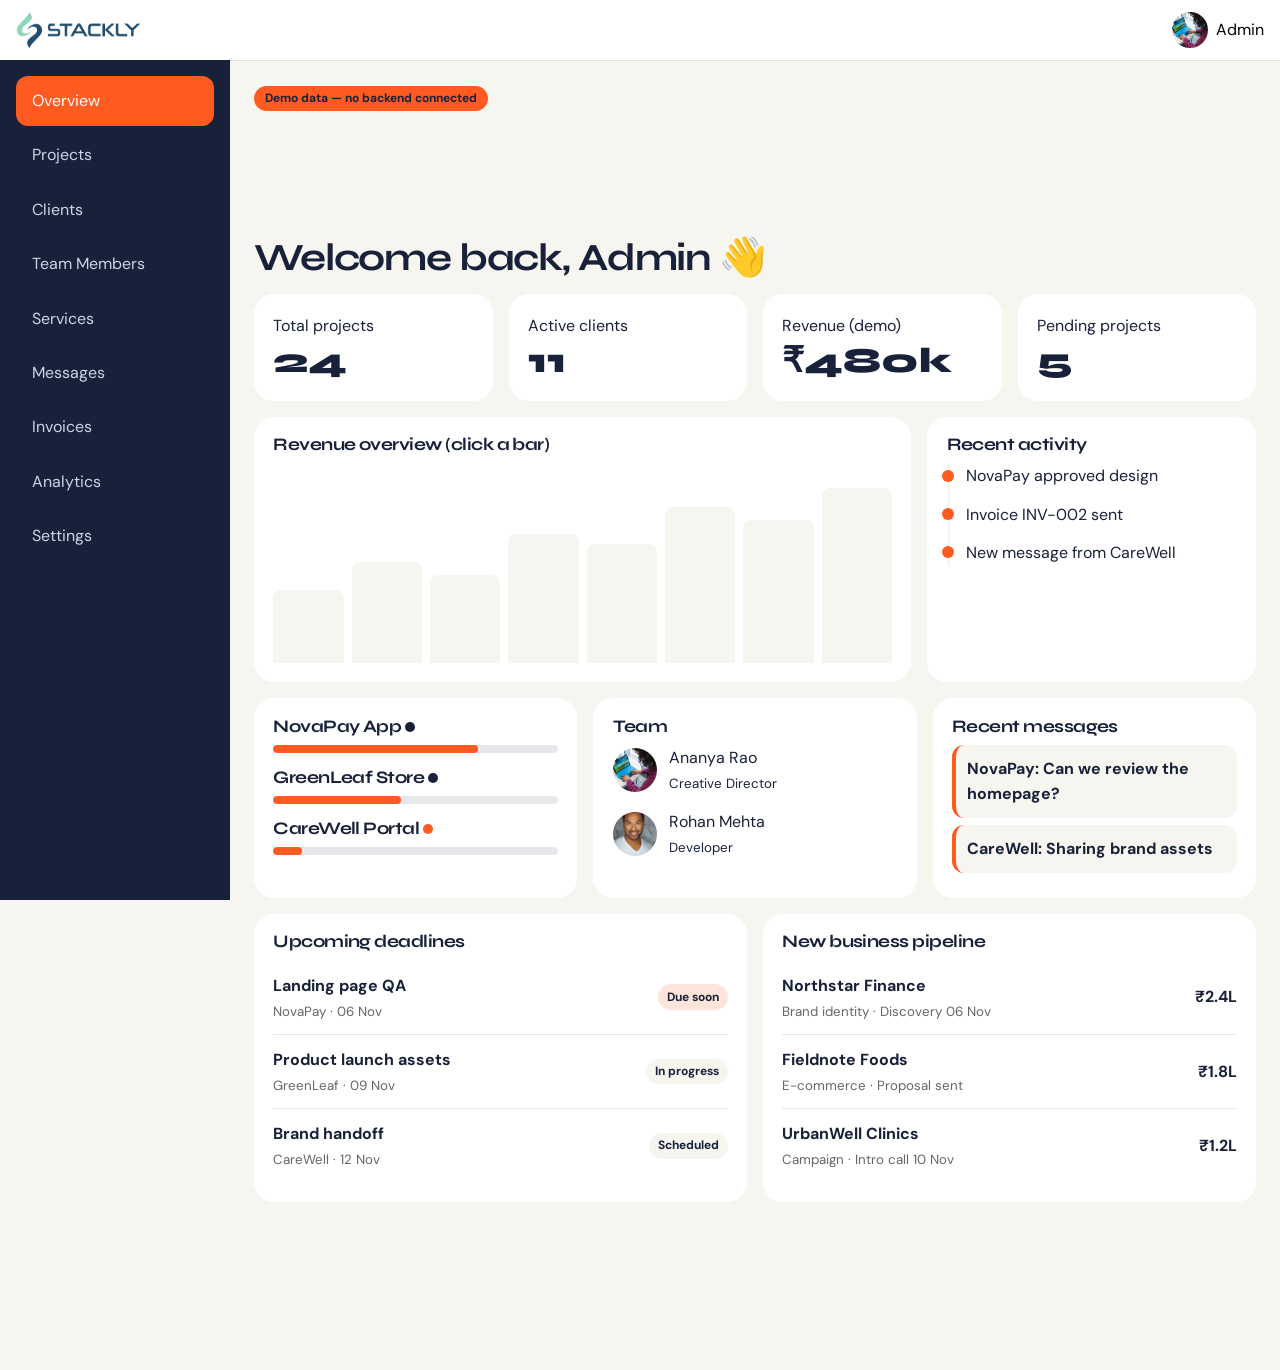
<file: admin-dashboard.html>
<!DOCTYPE html><html lang="en"><head><meta charset="utf-8"><meta name="viewport" content="width=device-width,initial-scale=1"><link href="https://fonts.googleapis.com/css2?family=DM+Sans:wght@400;500;700&family=Syne:wght@700;800&display=swap" rel="stylesheet"><link rel="stylesheet" href="css/styles.css"><link rel="stylesheet" href="css/forms.css"><link rel="stylesheet" href="css/dashboard.css"><title>Admin Dashboard — Stackly</title></head><body class="dash">
<header class="dnav"><div class="left"><button class="menu-btn" aria-label="Toggle sidebar">☰</button><a class="logo" href="index.html"><img src="assets/logo/logo.webp" alt="Stackly"></a></div><div class="prof"><button aria-haspopup="true" aria-expanded="false"><img src="assets/images/photo-1573164713714-d95e436ab8d6.webp" alt=""><span>Admin</span></button><div class="drop"><a href="404.html">My profile</a><a href="404.html">Settings</a><a href="login.html">Log out</a></div></div></header>
<nav class="side" aria-label="Admin"><button class="on" data-view="overview">Overview</button><button data-view="projects">Projects</button><button data-view="clients">Clients</button><button data-view="team">Team Members</button><button data-view="services">Services</button><button data-view="messages">Messages</button><button data-view="invoices">Invoices</button><button data-view="analytics">Analytics</button><button data-view="settings">Settings</button></nav>
<main class="dmain"><p class="demo">Demo data — no backend connected</p>
<section class="view on" id="v-overview"><h1 class="h-lg" style="font-size:2.4rem">Welcome back, Admin 👋</h1>
<div class="cards"><div class="box stat">Total projects<b data-count="24">0</b></div><div class="box stat">Active clients<b data-count="11">0</b></div><div class="box stat">Revenue (demo)<b>₹<span data-count="480">0</span>k</b></div><div class="box stat">Pending projects<b data-count="5">0</b></div></div>
<div class="row"><div class="box"><h3>Revenue overview (click a bar)</h3><div class="chart" id="chart"></div></div>
<div class="box"><h3>Recent activity</h3><div class="tl"><p>NovaPay approved design</p><p>Invoice INV-002 sent</p><p>New message from CareWell</p></div></div></div>
<div class="cards"><div class="box"><h3>NovaPay App <span class="dot s-Active"></span></h3><div class="prog"><b data-p="72"></b></div><h3>GreenLeaf Store <span class="dot s-Active"></span></h3><div class="prog"><b data-p="45"></b></div><h3>CareWell Portal <span class="dot s-Pending"></span></h3><div class="prog"><b data-p="10"></b></div></div>
<div class="box"><h3>Team</h3><div class="mini"><img src="assets/images/photo-1573164713714-d95e436ab8d6.webp" alt=""><span>Ananya Rao<br><small>Creative Director</small></span></div><div class="mini"><img src="assets/images/photo-1507003211169-0a1dd7228f2d.webp" alt=""><span>Rohan Mehta<br><small>Developer</small></span></div></div>
<div class="box"><h3>Recent messages</h3><div class="msg unread" tabindex="0">NovaPay: Can we review the homepage?</div><div class="msg unread" tabindex="0">CareWell: Sharing brand assets</div></div></div>
<div class="cards"><div class="box"><h3>Upcoming deadlines</h3><ul class="ops-list"><li><div><strong>Landing page QA</strong><small>NovaPay · 06 Nov</small></div><span class="ops-tag hot">Due soon</span></li><li><div><strong>Product launch assets</strong><small>GreenLeaf · 09 Nov</small></div><span class="ops-tag">In progress</span></li><li><div><strong>Brand handoff</strong><small>CareWell · 12 Nov</small></div><span class="ops-tag">Scheduled</span></li></ul></div>
<div class="box"><h3>New business pipeline</h3><ul class="ops-list"><li><div><strong>Northstar Finance</strong><small>Brand identity · Discovery 06 Nov</small></div><span class="ops-value">₹2.4L</span></li><li><div><strong>Fieldnote Foods</strong><small>E-commerce · Proposal sent</small></div><span class="ops-value">₹1.8L</span></li><li><div><strong>UrbanWell Clinics</strong><small>Campaign · Intro call 10 Nov</small></div><span class="ops-value">₹1.2L</span></li></ul></div></div></section>
<section class="view" id="v-projects" data-src="projects"><h2 class="h-lg" style="font-size:2rem">Projects</h2><div class="tools"><label class="sr" for="s-projects" style="position:absolute;left:-9999px">Search</label><input id="s-projects" type="search" placeholder="Search…"><select aria-label="Filter by status"><option>All</option><option>Active</option><option>Pending</option><option>Done</option><option>Paid</option><option>Overdue</option></select></div><div class="tbl"></div></section><section class="view" id="v-clients" data-src="clients"><h2 class="h-lg" style="font-size:2rem">Clients</h2><div class="tools"><label class="sr" for="s-clients" style="position:absolute;left:-9999px">Search</label><input id="s-clients" type="search" placeholder="Search…"><select aria-label="Filter by status"><option>All</option><option>Active</option><option>Pending</option><option>Done</option><option>Paid</option><option>Overdue</option></select></div><div class="tbl"></div></section><section class="view" id="v-team" data-src="team"><h2 class="h-lg" style="font-size:2rem">Team Members</h2><div class="tools"><label class="sr" for="s-team" style="position:absolute;left:-9999px">Search</label><input id="s-team" type="search" placeholder="Search…"><select aria-label="Filter by status"><option>All</option><option>Active</option><option>Pending</option><option>Done</option><option>Paid</option><option>Overdue</option></select></div><div class="tbl"></div></section><section class="view" id="v-services" data-src="services"><h2 class="h-lg" style="font-size:2rem">Services</h2><div class="tools"><label class="sr" for="s-services" style="position:absolute;left:-9999px">Search</label><input id="s-services" type="search" placeholder="Search…"><select aria-label="Filter by status"><option>All</option><option>Active</option><option>Pending</option><option>Done</option><option>Paid</option><option>Overdue</option></select></div><div class="tbl"></div></section><section class="view" id="v-messages" data-src="messages"><h2 class="h-lg" style="font-size:2rem">Messages</h2><div class="tools"><label class="sr" for="s-messages" style="position:absolute;left:-9999px">Search</label><input id="s-messages" type="search" placeholder="Search…"><select aria-label="Filter by status"><option>All</option><option>Active</option><option>Pending</option><option>Done</option><option>Paid</option><option>Overdue</option></select></div><div class="tbl"></div></section><section class="view" id="v-invoices" data-src="invoices"><h2 class="h-lg" style="font-size:2rem">Invoices</h2><div class="tools"><label class="sr" for="s-invoices" style="position:absolute;left:-9999px">Search</label><input id="s-invoices" type="search" placeholder="Search…"><select aria-label="Filter by status"><option>All</option><option>Active</option><option>Pending</option><option>Done</option><option>Paid</option><option>Overdue</option></select></div><div class="tbl"></div></section>
<section class="view" id="v-analytics"><h2 class="h-lg" style="font-size:2rem">Analytics</h2><div class="cards"><div class="box stat">Qualified leads<b data-count="18">0</b><small>This month</small></div><div class="box stat">Returning clients<b><span data-count="68">0</span>%</b><small>12-month rate</small></div><div class="box stat">Average project value<b>₹<span data-count="190">0</span>k</b><small>Closed projects</small></div></div><div class="cards"><div class="box"><h3>Site visitors</h3><div class="chart"><i style="height:30%" data-t="Mon 3k"></i><i style="height:55%" data-t="Tue 5k"></i><i style="height:45%" data-t="Wed 4k"></i><i style="height:80%" data-t="Thu 8k"></i><i style="height:65%" data-t="Fri 6k"></i></div></div><div class="box"><h3>Proposal win rate</h3><div class="prog"><b data-p="64"></b></div><p>64% of submitted proposals accepted</p></div><div class="box"><h3>Lead sources</h3><div class="chart"><i style="height:85%" data-t="Organic 48%"></i><i style="height:55%" data-t="Referral 31%"></i><i style="height:38%" data-t="Social 21%"></i><i style="height:25%" data-t="Events 14%"></i></div></div><div class="box"><h3>Service demand</h3><div class="chart"><i style="height:78%" data-t="Web 34%"></i><i style="height:62%" data-t="Brand 27%"></i><i style="height:45%" data-t="UX 19%"></i><i style="height:32%" data-t="Growth 14%"></i></div></div></div></section>
<section class="view" id="v-settings"><h2 class="h-lg" style="font-size:2rem">Settings</h2><div class="box"><div class="sw"><label for="t1">Email notifications</label><input id="t1" type="checkbox" data-demo-toggle checked></div><div class="sw"><label for="t2">Weekly report</label><input id="t2" type="checkbox" data-demo-toggle></div><p id="toast" role="status" class="demo" style="margin-top:1rem"></p></div></section>
</main><script src="https://cdnjs.cloudflare.com/ajax/libs/gsap/3.12.5/gsap.min.js"></script><script src="js/main.js"></script><script src="js/dashboard.js"></script></body></html>
</file>
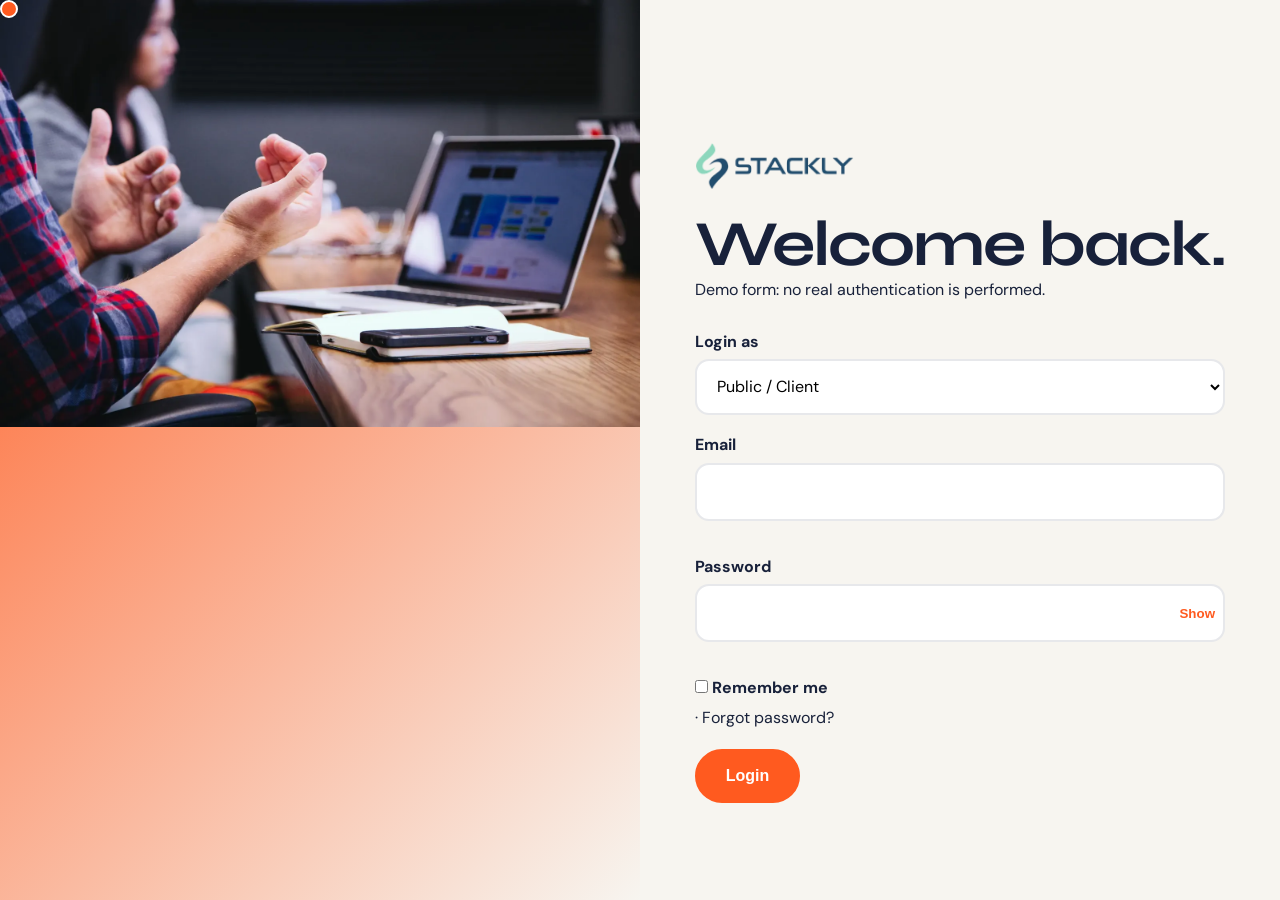
<file: login.html>
<!DOCTYPE html><html lang="en"><head><meta charset="utf-8"><meta name="viewport" content="width=device-width,initial-scale=1"><link href="https://fonts.googleapis.com/css2?family=DM+Sans:wght@400;500;700&family=Syne:wght@700;800&display=swap" rel="stylesheet"><link rel="stylesheet" href="css/styles.css"><link rel="stylesheet" href="css/forms.css"><title>Login — Stackly</title></head><body><div id="progress"></div><div id="cursor"></div>
<main class="auth"><div class="auth__art" aria-hidden="true"><img src="assets/images/photo-1517245386807-bb43f82c33c4.webp" alt=""></div><div class="auth__form">
<a class="logo" href="index.html"><img src="assets/logo/logo.webp" alt="Stackly home"></a><h1 class="h-lg">Welcome back.</h1><p>Demo form: no real authentication is performed.</p><br>
<form data-validate novalidate>
<div class="field"><label for="acct">Login as</label><select id="acct"><option value="public">Public / Client</option><option value="admin">Admin</option></select></div>
<div class="field"><label for="email">Email</label><input id="email" type="email" data-rule="email" autocomplete="email" aria-describedby="email-err"><div class="err" id="email-err" role="alert"></div></div>
<div class="field"><label for="pw">Password</label><div class="pw"><input id="pw" type="password" data-rule="password" aria-describedby="pw-err"><button type="button" data-toggle="pw">Show</button></div><div class="err" id="pw-err" role="alert"></div></div>
<div class="field"><label><input type="checkbox" style="width:auto"> Remember me</label> · <a href="404.html">Forgot password?</a></div>
<button class="btn btn--fill" type="submit">Login</button><div class="status" role="status"></div></form></div></main>
<script src="js/navigation.js"></script><script src="js/validation.js"></script></body></html>
</file>
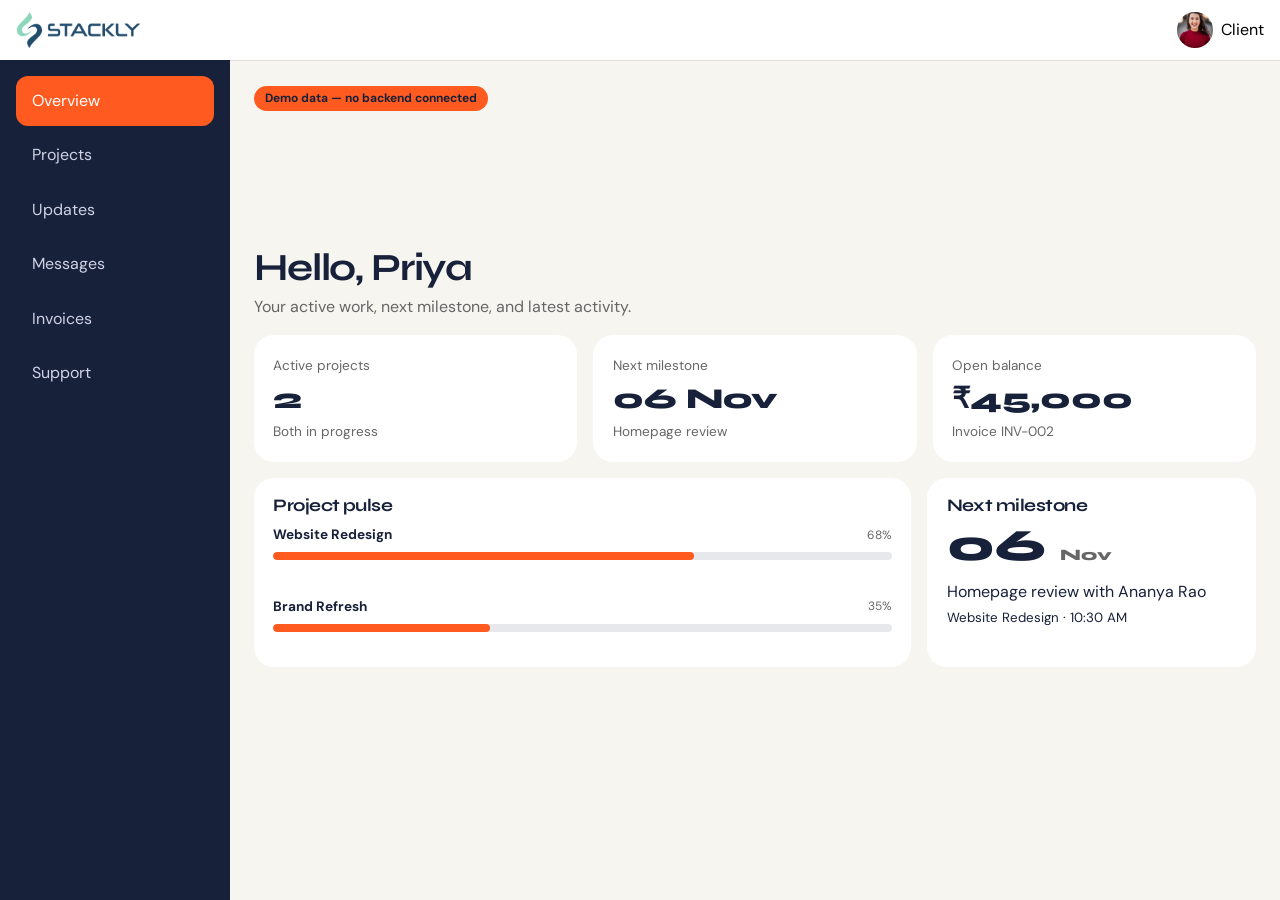
<file: public-dashboard.html>
<!DOCTYPE html><html lang="en"><head><meta charset="utf-8"><meta name="viewport" content="width=device-width,initial-scale=1"><link href="https://fonts.googleapis.com/css2?family=DM+Sans:wght@400;500;700&family=Syne:wght@700;800&display=swap" rel="stylesheet"><link rel="stylesheet" href="css/styles.css"><link rel="stylesheet" href="css/forms.css"><link rel="stylesheet" href="css/dashboard.css"><title>Client Dashboard — Stackly</title></head><body class="dash client">
<header class="dnav"><div class="left"><button class="menu-btn" aria-label="Toggle client navigation" aria-expanded="false" aria-controls="client-nav">☰</button><a class="logo" href="index.html"><img src="assets/logo/logo.webp" alt="Stackly"></a></div><div class="prof"><button aria-haspopup="true" aria-expanded="false"><img src="assets/images/photo-1494790108377-be9c29b29330.webp" alt=""><span>Client</span></button><div class="drop"><a href="404.html">My profile</a><a href="404.html">Settings</a><a href="login.html">Log out</a></div></div></header>
<nav class="side" id="client-nav" aria-label="Client"><button class="on" data-view="overview" aria-current="page">Overview</button><button data-view="projects">Projects</button><button data-view="updates">Updates</button><button data-view="messages">Messages</button><button data-view="invoices">Invoices</button><button data-view="support">Support</button></nav>
<main class="dmain"><p class="demo">Demo data — no backend connected</p>
<section class="view on" id="v-overview"><h1 class="h-lg" style="font-size:2.4rem;margin:.6rem 0">Hello, Priya</h1><p class="client-intro">Your active work, next milestone, and latest activity.</p>
<div class="cards client-stats"><div class="box client-stat"><span>Active projects</span><strong>2</strong><small>Both in progress</small></div><div class="box client-stat"><span>Next milestone</span><strong>06 Nov</strong><small>Homepage review</small></div><div class="box client-stat"><span>Open balance</span><strong>₹45,000</strong><small>Invoice INV-002</small></div></div>
<div class="row"><div class="box"><h3>Project pulse</h3><div class="client-pulse"><div><div class="record-line"><strong>Website Redesign</strong><span>68%</span></div><div class="prog"><b class="client-prog" data-p="68"></b></div></div><div><div class="record-line"><strong>Brand Refresh</strong><span>35%</span></div><div class="prog"><b data-p="35"></b></div></div></div></div><div class="box"><h3>Next milestone</h3><p class="milestone-date">06 <span>Nov</span></p><p>Homepage review with Ananya Rao</p><small>Website Redesign · 10:30 AM</small></div></div></section>
<section class="view" id="v-projects"><h2 class="h-lg">Projects</h2><p class="client-intro">Track delivery progress and preview the latest work.</p><div class="client-project-grid"><article class="box client-project"><div class="client-project-head"><div><span class="record-kicker">Web development</span><h3>Website Redesign</h3></div><span class="ops-tag hot">In progress</span></div><p>NovaPay · Target launch 28 Nov</p><div class="prog"><b class="client-prog" data-p="68"></b></div><div class="record-line"><span>Delivery progress</span><strong>68%</strong></div><img src="assets/images/photo-1561070791-2526d30994b5.webp" alt="Website redesign preview"></article><article class="box client-project"><div class="client-project-head"><div><span class="record-kicker">Brand identity</span><h3>Brand Refresh</h3></div><span class="ops-tag">In progress</span></div><p>GreenLeaf · Target launch 12 Dec</p><div class="prog"><b data-p="35"></b></div><div class="record-line"><span>Delivery progress</span><strong>35%</strong></div><img src="assets/images/photo-1559028012-481c04fa702d.webp" alt="Brand identity preview"></article></div></section>
<section class="view" id="v-updates"><h2 class="h-lg">Project updates</h2><p class="client-intro">Recent decisions and handoffs from your team.</p><div class="box"><div class="tl client-timeline"><p><strong>Homepage v2 uploaded</strong><br><small>Today · Ananya Rao</small></p><p><strong>Copy approved for key pages</strong><br><small>Yesterday · Priya</small></p><p><strong>Design review completed</strong><br><small>02 Nov · Studio team</small></p><p><strong>Project kickoff</strong><br><small>28 Oct · NovaPay and Stackly</small></p></div></div></section>
<section class="view" id="v-messages"><h2 class="h-lg">Messages</h2><p class="client-intro">Conversations with your project team.</p><div class="client-message-list"><article class="msg unread" tabindex="0"><strong>Ananya Rao</strong><small>Today · Website Redesign</small><p>New homepage mockups are ready for your review.</p></article><article class="msg" tabindex="0"><strong>Rohan Mehta</strong><small>Yesterday · Website Redesign</small><p>The staging environment is ready. We have added the latest product copy.</p></article><article class="msg" tabindex="0"><strong>Maya Chen</strong><small>02 Nov · Brand Refresh</small><p>Sharing the updated color palette and type direction.</p></article></div></section>
<section class="view" id="v-invoices"><h2 class="h-lg">Invoices</h2><p class="client-intro">Payment status for your studio work.</p><div class="client-invoice-list"><article class="box client-invoice"><div><span class="record-kicker">INV-001 · Paid 31 Oct 2026</span><h3>Website discovery</h3></div><strong>₹80,000</strong><span class="record-status status-paid"><i></i>Paid</span></article><article class="box client-invoice"><div><span class="record-kicker">INV-002 · Due 08 Nov 2026</span><h3>Brand strategy phase</h3></div><strong>₹45,000</strong><span class="record-status status-pending"><i></i>Pending</span></article></div></section>
<section class="view" id="v-support"><h2 class="h-lg">Support</h2><p class="client-intro">Reach the studio or send a project request.</p><div class="row"><div class="box"><h3>Studio contact</h3><p><a href="mailto:hr@stackly.com">hr@stackly.com</a></p><p>+91 70107 92745</p><p><small>Typical response time: one working day</small></p></div><div class="box"><h3>Request a project</h3><form data-validate novalidate><div class="field"><label for="re">Your email</label><input id="re" type="email" data-rule="email" aria-describedby="re-err"><div class="err" id="re-err" role="alert"></div></div><div class="field"><label for="rm">Project details</label><textarea id="rm" rows="4" data-rule="required" aria-describedby="rm-err"></textarea><div class="err" id="rm-err" role="alert"></div></div><button class="btn btn--fill" type="submit">Send request</button><div class="status" role="status"></div></form></div></div></section>
</main><script src="https://cdnjs.cloudflare.com/ajax/libs/gsap/3.12.5/gsap.min.js"></script><script src="js/main.js"></script><script src="js/validation.js"></script><script src="js/dashboard.js"></script></body></html>
</file>
<file: css/styles.css>
/* ===== Stackly Agency — base styles ===== */
:root{
  --cream:#F7F5F0; --orange:#FF5A1F; --navy:#18213A; --lav:#F7F5F0;
  --grey:rgba(24,33,58,.1); --white:#FFFFFF; --lime:#FF5A1F;
  --display:'Syne','Arial Black',sans-serif; --body:'DM Sans',system-ui,sans-serif;
  --r:28px; --nav-h:72px;
}
*,*::before,*::after{box-sizing:border-box;margin:0;padding:0}
html{scroll-behavior:auto}
body{font-family:var(--body);background:var(--cream);color:var(--navy);overflow-x:hidden;line-height:1.6}
img{max-width:100%;display:block}
a{color:inherit;text-decoration:none}
h1,h2,h3{font-family:var(--display);line-height:1;letter-spacing:-.03em}
.wrap{width:min(1240px,92%);margin:auto}
section{position:relative;padding:clamp(70px,10vw,140px) 0;overflow:hidden}
.eyebrow{font-size:.8rem;letter-spacing:.2em;text-transform:uppercase;color:var(--orange);font-weight:700}
.h-xl{font-size:clamp(2.6rem,8vw,7rem)}
.h-lg{font-size:clamp(2rem,5vw,4rem)}

/* Buttons */
.btn{display:inline-flex;align-items:center;gap:.6rem;padding:1rem 1.8rem;border-radius:99px;font-weight:700;border:2px solid var(--navy);cursor:pointer;background:transparent;color:var(--navy);font-size:1rem;transition:background .3s,color .3s}
.btn--fill{background:var(--orange);border-color:var(--orange);color:#fff}
.btn:hover{background:var(--navy);color:#fff;border-color:var(--navy)}
.btn:focus-visible,a:focus-visible,input:focus-visible,select:focus-visible,textarea:focus-visible{outline:3px solid var(--orange);outline-offset:3px}

/* Navbar */
.nav{position:fixed;inset:0 0 auto 0;height:var(--nav-h);z-index:50;display:flex;align-items:center;transition:background .3s,box-shadow .3s}
.nav.scrolled{background:rgba(247,245,240,.92);backdrop-filter:blur(10px);box-shadow:0 2px 20px rgba(24,33,58,.08)}
.nav .wrap{display:flex;align-items:center;justify-content:space-between;gap:1rem}
.logo img{height:calc(var(--nav-h) - 26px);width:auto;max-width:170px;object-fit:contain}
.nav ul{display:flex;gap:1.4rem;list-style:none;align-items:center}
.nav ul a{position:relative;font-weight:500;font-size:.95rem}
.nav ul a::after{content:"";position:absolute;left:0;bottom:-4px;height:2px;width:100%;background:var(--orange);transform:scaleX(0);transform-origin:right;transition:transform .35s}
.nav ul a:hover::after,.nav ul a[aria-current]::after{transform:scaleX(1);transform-origin:left}
.burger{display:none;background:none;border:0;width:44px;height:44px;cursor:pointer}
.burger span{display:block;height:2px;background:var(--navy);margin:7px 10px;transition:transform .3s}
.burger[aria-expanded=true] span:first-child{transform:translateY(4.5px) rotate(45deg)}
.burger[aria-expanded=true] span:last-child{transform:translateY(-4.5px) rotate(-45deg)}
@media(max-width:960px){
  .burger{display:block}
  
}

/* Progress bar + cursor */
#progress{position:fixed;top:0;left:0;height:4px;width:100%;background:var(--orange);transform:scaleX(0);transform-origin:left;z-index:200}
#cursor{position:fixed;top:0;left:0;width:18px;height:18px;border-radius:50%;background:var(--orange);mix-blend-mode:multiply;pointer-events:none;z-index:300;display:none}
@media(hover:hover) and (pointer:fine){#cursor{display:block}}

/* Bento loader (index only) */
#loader{position:fixed;inset:0;z-index:999;background:var(--cream);display:grid;place-items:center}
.bento{display:grid;grid-template-columns:repeat(4,70px);grid-auto-rows:70px;gap:10px}
.bento i{border-radius:20px;display:block}
.bento i:nth-child(1){grid-column:span 2;grid-row:span 2;background:var(--orange)}
.bento i:nth-child(2){background:var(--cream)} .bento i:nth-child(3){background:var(--navy);grid-row:span 2}
.bento i:nth-child(4){background:var(--orange)} .bento i:nth-child(5){grid-column:span 2;background:var(--cream)}
.bento i:nth-child(6){background:var(--orange)} .bento i:nth-child(7){background:var(--navy)}
#loader p{text-align:center;margin-top:1.5rem;font-family:var(--display);font-size:1.4rem}
#loader img{height:50px;margin:0 auto 1rem}

/* Hero */
.hero{min-height:100vh;display:flex;align-items:center;padding-top:calc(var(--nav-h) + 40px);background:linear-gradient(135deg,var(--cream),var(--cream))}
.hero .bgtype{position:absolute;bottom:-4vw;left:-2vw;font:800 22vw/1 var(--display);color:rgba(24,33,58,.05);white-space:nowrap;pointer-events:none}
.hero h1 .w{display:inline-block;overflow:hidden;vertical-align:top}
.hero h1 .w span{display:inline-block}
.hero .cta{display:flex;gap:1rem;flex-wrap:wrap;margin-top:2rem}
.orb{position:absolute;border-radius:50%;pointer-events:none}
.orb--a{width:320px;height:320px;right:5%;top:15%;background:radial-gradient(circle at 30% 30%,#FF5A1F,var(--orange))}
.orb--b{width:140px;height:140px;right:28%;bottom:12%;background:var(--orange)}
.float-card{position:absolute;right:6%;bottom:14%;width:240px;padding:1rem;border-radius:20px;background:#fff;box-shadow:0 20px 50px rgba(24,33,58,.18)}
.float-card .thumb{height:110px;border-radius:12px;background:linear-gradient(135deg,var(--navy),var(--orange));margin-bottom:.6rem}

/* Marquee */
.marquee{background:var(--navy);color:var(--cream);padding:1.6rem 0}
.marquee__track{display:flex;gap:4rem;width:max-content;animation:scroll 28s linear infinite;font:700 clamp(1.4rem,3vw,2.2rem) var(--display)}
.marquee:hover .marquee__track{animation-play-state:paused;color:var(--orange)}
@keyframes scroll{to{transform:translateX(-50%)}}

/* Service cards */
.grid{display:grid;gap:1.2rem;grid-template-columns:repeat(auto-fit,minmax(250px,1fr));margin-top:3rem}
.card{position:relative;border-radius:var(--r);overflow:hidden;min-height:300px;padding:1.6rem;color:#fff;background:var(--navy);display:flex;align-items:flex-end;isolation:isolate}
.card img,.card .ph{position:absolute;inset:0;width:100%;height:100%;object-fit:cover;z-index:-1;transition:transform .8s}
.card:hover .ph{transform:scale(1.1)}
.card::after{content:"";position:absolute;inset:0;background:linear-gradient(transparent 40%,rgba(24,33,58,.85));z-index:-1}
.card p{max-height:0;opacity:0;overflow:hidden;transition:.4s}
.card:hover p,.card:focus-within p{max-height:120px;opacity:1}
.card h3{font-size:1.6rem;margin-bottom:.4rem}

/* Process, horizontal, footer */
.process{background:var(--navy);color:#fff;min-height:100vh;display:grid;place-items:center;text-align:center}
.process .step{position:absolute;inset:0;display:grid;place-content:center;opacity:0}
.process .step:first-child{opacity:1}
.process .bar{position:absolute;bottom:40px;left:8%;right:8%;height:4px;background:rgba(255,255,255,.2)}
.process .bar b{display:block;height:100%;background:var(--orange);transform:scaleX(0);transform-origin:left}
.hscroll{padding:0;background:var(--orange)}
.hscroll__track{display:flex;width:max-content}
.panel{width:100vw;height:100vh;display:grid;place-content:center;padding:0 8vw}
.hscroll .panel:nth-child(2){background:var(--cream)} .hscroll .panel:nth-child(3){background:var(--orange);color:#fff}
@media(max-width:800px){.hscroll{overflow-x:auto}.panel{width:85vw;height:70vh}}
.cta-final{background:var(--orange);color:#fff;text-align:center}
.footer{background:var(--cream);padding:80px 0 30px;border-top:1px solid var(--grey)}
.footer .big{font:800 clamp(3rem,12vw,10rem)/1 var(--display);color:var(--navy)}
.footer .cols{display:grid;grid-template-columns:repeat(auto-fit,minmax(160px,1fr));gap:2rem;margin:3rem 0}
.footer .logo img{height:64px;max-width:240px}
.reveal-img{clip-path:inset(0 100% 0 0)}
@media(prefers-reduced-motion:reduce){.marquee__track{animation:none}}

/* ===== Footer redesign (replaces the compressed version) ===== */
.footer{padding:0 0 28px;background:var(--cream);border-top:0;overflow:hidden}
.foot-strip{background:var(--orange);color:#fff;padding:1.1rem 0;margin-bottom:clamp(50px,8vw,100px);transform:rotate(-1.2deg);width:104%;margin-left:-2%}
.foot-strip .marquee__track{animation-duration:34s;font-size:clamp(1.2rem,2.6vw,2rem)}
.foot-strip:hover .marquee__track{animation-play-state:paused}
.foot-top{display:flex;justify-content:space-between;align-items:flex-end;gap:2rem;flex-wrap:wrap;padding-bottom:clamp(30px,5vw,60px);border-bottom:2px solid var(--navy)}
.footer .big{font:800 clamp(2.6rem,8vw,7rem)/.95 var(--display);color:var(--navy)}
.foot-cta{color:var(--orange);transition:letter-spacing .4s,color .3s}.foot-cta:hover{letter-spacing:.04em;color:var(--navy)}
.footer .big-logo img{height:clamp(64px,9vw,110px);width:auto;max-width:min(320px,70vw);object-fit:contain}
.footer .cols{display:grid;grid-template-columns:1.4fr 1fr 1fr 1fr;gap:2rem;margin:clamp(30px,5vw,60px) 0}
.footer .cols h4{font:700 .8rem var(--body);letter-spacing:.2em;text-transform:uppercase;color:var(--orange);margin-bottom:1rem}
.footer ul{list-style:none}.footer li{margin-bottom:.55rem}
.fl-link{position:relative;display:inline-block;padding-bottom:2px;background:linear-gradient(var(--orange),var(--orange)) 0 100%/0 2px no-repeat;transition:background-size .35s,color .3s}
.fl-link:hover{background-size:100% 2px;color:var(--orange)}
.social{display:flex;gap:.7rem;flex-wrap:wrap}
.social a{width:46px;height:46px;border-radius:50%;border:2px solid var(--navy);display:grid;place-items:center;transition:background .3s,color .3s,transform .3s}
.social a:hover{background:var(--orange);border-color:var(--orange);color:#fff;transform:translateY(-4px) rotate(-8deg)}
.foot-bottom{display:flex;justify-content:space-between;gap:1rem;flex-wrap:wrap;font-size:.9rem;padding-top:1.2rem;border-top:1px solid var(--grey)}
@media(max-width:900px){.footer .cols{grid-template-columns:1fr 1fr}}
@media(max-width:520px){.footer .cols{grid-template-columns:1fr}.foot-top{align-items:flex-start}}

/* ===== Centered navbar + 3-colour palette (orange / navy / cream) ===== */
.nav .wrap{display:grid;grid-template-columns:1fr auto 1fr;align-items:center}
.menu{display:contents}
.authlinks{justify-self:end;display:flex;align-items:center;gap:1.4rem}
.authlinks a:not(.btn){position:relative;font-weight:500;font-size:.95rem}
.authlinks a:not(.btn)::after{content:"";position:absolute;left:0;bottom:-4px;height:2px;width:100%;background:var(--orange);transform:scaleX(0);transform-origin:right;transition:transform .35s}
.authlinks a:not(.btn):hover::after{transform:scaleX(1);transform-origin:left}
@media(max-width:960px){
  .nav .wrap{display:flex;justify-content:space-between}
  .menu{position:absolute;top:100%;left:0;right:0;height:calc(100vh - var(--nav-h));height:calc(100dvh - var(--nav-h));background:var(--cream);display:flex;flex-direction:column;align-items:center;justify-content:center;gap:2rem;font-size:1.5rem;transform:translateX(100%);transition:transform .45s}
  .menu.open{transform:none}
  .nav ul{flex-direction:column;align-items:center;gap:1.1rem}
  .authlinks{flex-direction:column;justify-self:center}
}
.hero{background:var(--cream)}.orb--b{background:var(--navy)}
.process .bar b{background:var(--cream)}
.process .step{place-content:initial;grid-template-columns:1.1fr .9fr;gap:4vw;align-items:center;padding:calc(var(--nav-h) + 20px) 8vw 80px;text-align:left}
.process .step p{margin-top:1rem;font-size:1.2rem;opacity:.85}
.process .pic{height:min(58vh,480px);transform:rotate(2deg);box-shadow:0 30px 60px rgba(0,0,0,.35);border:6px solid #fff}
@media(max-width:800px){.process .step{grid-template-columns:1fr;gap:1.2rem;padding-bottom:60px}.process .pic{height:26vh}.process .h-xl{font-size:clamp(2.2rem,10vw,3.4rem)}}
/* horizontal panels with full-bleed photos */
.hscroll{background:var(--navy)}
.hscroll .panel,.hscroll .panel:nth-child(n){background:var(--navy);color:#fff;position:relative;isolation:isolate;display:flex;flex-direction:column;justify-content:flex-end;padding:0 8vw 12vh}
.panel::before{content:"";position:absolute;inset:0;background:var(--img) center/cover;z-index:-2}
.panel::after{content:"";position:absolute;inset:0;background:linear-gradient(90deg,rgba(24,33,58,.88),rgba(24,33,58,.2));z-index:-1}
.panel .num{font-weight:700;letter-spacing:.2em;color:var(--orange);margin-bottom:1rem}
.panel p{max-width:36ch;margin-top:1rem;font-size:1.2rem}
/* testimonials */
.tsec{background:var(--navy);color:#fff}
.tcard{background:var(--cream);color:var(--navy);border-radius:var(--r);padding:1.6rem;transition:transform .4s,box-shadow .4s}
.tcard:nth-child(2){margin-top:28px}.tcard:hover{transform:translateY(-8px) rotate(-1deg);box-shadow:0 25px 50px rgba(0,0,0,.3)}
.tcard img{width:72px;height:72px;border-radius:50%;object-fit:cover;border:3px solid var(--orange);margin-bottom:1rem}
.tcard blockquote{font:700 1.3rem/1.3 var(--display);margin-bottom:1rem}
.tcard summary{cursor:pointer;color:var(--orange);font-weight:700;margin-top:1rem}.tcard details p{margin-top:.5rem}
@media(hover:none){.card p{max-height:120px;opacity:1}}
.tag{border:1.5px solid var(--navy)}
.mv div:first-child{background:var(--navy);color:#fff}
.chart i{background:rgba(24,33,58,.15)}
/* keep orange-on-orange elements readable */
[data-page=about] .blob.b2,[data-page=blog] .blob.b2,[data-page=contact] .blob.b2{background:var(--navy)}
[data-page=contact] .bigmail{border-color:#fff}

/* ===== Cursor fix: visible on light AND dark backgrounds ===== */
#cursor{mix-blend-mode:normal;background:var(--orange);border:2px solid #fff;box-shadow:0 0 0 1px rgba(24,33,58,.3)}
/* ===== Services: readable navbar over the dark hero ===== */
@media(min-width:961px){[data-page=services] .nav:not(.scrolled) .menu a:not(.btn){color:#fff}}
[data-page=services] .nav:not(.scrolled) .logo{background:#fff;padding:4px 14px;border-radius:14px}
[data-page=services] .nav:not(.scrolled) .burger span{background:#fff}
[data-page=services] .spin{bottom:calc(7% + 76px)}
@media(min-width:961px){
  [data-page=blog] .nav:not(.scrolled) .menu a[aria-current]:not(.btn),
  [data-page=contact] .nav:not(.scrolled) .menu a[aria-current]:not(.btn){color:var(--navy)}
  [data-page=blog] .nav:not(.scrolled) .menu a[aria-current]:not(.btn)::after,
  [data-page=contact] .nav:not(.scrolled) .menu a[aria-current]:not(.btn)::after{background:var(--navy)}
}
/* ===== Loader: writer scene (+ failsafe so it can never stay on screen) ===== */
#loader{animation:lfail 0s 8s forwards}@keyframes lfail{to{visibility:hidden;opacity:0}}
.lscene{text-align:center;width:min(660px,94vw)}.lscene svg{width:100%;height:auto;display:block;overflow:visible}
#loader .lg{height:46px;width:auto;margin:0 auto 1rem;transform:translateX(-32px)}

/* ===== Mobile + navigation fixes ===== */
.marquee{overflow:hidden}                       /* was making the whole page wider than the phone screen */
.hero .wrap{position:relative;z-index:2}         /* headline always above the orbs */
.hero,.process{min-height:100vh;min-height:100svh}
@media(min-width:801px){.panel{height:100vh;height:100svh}}
/* current page highlight */
.menu a[aria-current]:not(.btn){color:var(--orange);font-weight:700}
.authlinks a[aria-current]:not(.btn)::after{transform:scaleX(1);transform-origin:left}
.menu a.btn[aria-current]{background:var(--navy);border-color:var(--navy);color:#fff}
[data-page=services] .nav:not(.scrolled) .menu a[aria-current]:not(.btn){color:var(--orange)}
body.menu-open{overflow:hidden}
@media(max-width:960px){
  .menu{visibility:hidden;overflow-y:auto;transition:transform .45s,visibility 0s .45s}   /* closed menu can't be tabbed into */
  .menu.open{visibility:visible;transition:transform .45s,visibility 0s}
  .menu a[aria-current]:not(.btn){font-size:1.7rem}
}
@media(max-width:800px){
  .hero{flex-direction:column;align-items:stretch;justify-content:center;gap:1.8rem;padding-bottom:50px}
  .orb--a{width:170px;height:170px;right:-50px;top:11%}
  .orb--b{width:64px;height:64px;right:14%;bottom:30%}
  .float-card{position:relative;right:auto;bottom:auto;width:min(240px,72%);margin-left:4%}
  [data-page=about] .sticky-pic{position:relative;top:0;height:300px}
  .tcard:nth-child(2){margin-top:0}
  .filters input{margin-left:0;width:100%;min-width:0}
  .hscroll{scroll-snap-type:x mandatory;-webkit-overflow-scrolling:touch}.panel{scroll-snap-align:start}
  .panel .h-xl{font-size:clamp(2.2rem,11vw,3.4rem)}
}
</file>
<file: css/forms.css>
/* Forms + auth pages */
.auth{min-height:100vh;display:grid;grid-template-columns:1fr 1fr}
.auth__art{background:linear-gradient(135deg,var(--orange),var(--cream))}
.auth__form{display:grid;place-content:center;padding:calc(var(--nav-h) + 30px) 8% 40px}
.auth__form .logo{justify-self:start;margin-bottom:1.5rem}
.field{margin-bottom:1.1rem}
.field label{display:block;font-weight:700;margin-bottom:.3rem}
.field input,.field select,.field textarea{width:100%;padding:.9rem 1rem;border:2px solid var(--grey);border-radius:14px;font:inherit;background:#fff}
.field input[aria-invalid=true]{border-color:#d62828}
.err{color:#d62828;font-size:.85rem;min-height:1.1em}
.pw{position:relative}.pw button{position:absolute;right:10px;top:50%;transform:translateY(-50%);background:none;border:0;cursor:pointer;font-weight:700;color:var(--orange)}
.status{margin-top:1rem;font-weight:700}
@media(max-width:800px){.auth{grid-template-columns:1fr}.auth__art{display:none}}
/* 404 */
.nf{min-height:100vh;display:grid;place-content:center;text-align:center;background:linear-gradient(135deg,var(--cream),var(--orange));overflow:hidden}
.nf h1{font-size:clamp(7rem,28vw,22rem);color:#fff}
.nf .btns{display:flex;gap:1rem;justify-content:center;margin-top:1.5rem}
.nf h1{color:var(--navy)}
</file>
<file: css/dashboard.css>
/* ===== Dashboards (admin + client) — light, compact ===== */
body.dash{background:#F7F5F0;--nav-h:60px}
.dnav{position:fixed;inset:0 0 auto 0;height:60px;background:#fff;box-shadow:0 1px 0 var(--grey);z-index:60;display:flex;align-items:center;justify-content:space-between;padding:0 1rem}
.dnav .logo img{height:36px;max-width:150px;object-fit:contain}
.dnav .left{display:flex;align-items:center;gap:.6rem}
.menu-btn{display:none;background:none;border:0;font-size:1.5rem;cursor:pointer;min-width:44px;min-height:44px}
.prof{position:relative}.prof>button{display:flex;align-items:center;gap:.5rem;background:none;border:0;cursor:pointer;font:inherit;min-height:44px}
.prof img{width:36px;height:36px;border-radius:50%;object-fit:cover}
.drop{position:absolute;right:0;top:110%;background:#fff;border-radius:14px;box-shadow:0 10px 30px rgba(24,33,58,.15);min-width:180px;padding:.4rem;display:none}
.drop.open{display:block}.drop a{display:block;padding:.6rem .8rem;border-radius:10px}.drop a:hover{background:var(--cream)}
.side{position:fixed;top:60px;bottom:0;left:0;width:230px;background:var(--navy);padding:1rem;overflow:auto;z-index:50;transition:transform .35s}
.side button{display:block;width:100%;text-align:left;padding:.75rem 1rem;margin-bottom:.3rem;border:0;border-radius:12px;background:none;color:#cfd3e6;font:inherit;cursor:pointer}
.side button:hover{background:rgba(255,255,255,.08)}.side button.on{background:var(--orange);color:#fff}
.dmain{margin:60px 0 0 230px;padding:1.5rem;min-height:calc(100vh - 60px)}
.dash.client .dmain{max-width:none}
@media(max-width:900px){.menu-btn{display:block}.side{transform:translateX(-100%)}.side.open{transform:none}.dmain{margin-left:0}}
.view{display:none}.view.on{display:block}
.demo{display:inline-block;background:var(--orange);padding:.2rem .7rem;border-radius:99px;font-size:.75rem;font-weight:700}
.cards{display:grid;grid-template-columns:repeat(auto-fit,minmax(200px,1fr));gap:1rem;margin:1rem 0}
.box{background:#fff;border-radius:20px;padding:1.2rem}.box h3{font-size:1.1rem;margin-bottom:.6rem}
.stat b{font:800 2.2rem var(--display);display:block}
.row{display:grid;grid-template-columns:2fr 1fr;gap:1rem}@media(max-width:900px){.row{grid-template-columns:1fr}}
.chart{display:flex;align-items:flex-end;gap:.5rem;height:200px;padding-top:1rem}
.chart i{flex:1;background:var(--cream);border-radius:8px 8px 0 0;position:relative;cursor:pointer;transition:background .2s;min-height:4px}
.chart i:hover,.chart i.hot{background:var(--orange)}.chart i:hover::after{content:attr(data-t);position:absolute;top:-28px;left:50%;transform:translateX(-50%);background:var(--navy);color:#fff;padding:2px 8px;border-radius:8px;font-size:.75rem;font-style:normal;white-space:nowrap}
.prog{height:8px;background:var(--grey);border-radius:9px;overflow:hidden;margin:.4rem 0 1rem}.prog b{display:block;height:100%;width:0;background:var(--orange);border-radius:9px}
.dot{display:inline-block;width:10px;height:10px;border-radius:50%;margin-right:.4rem}
.s-Active{background:#18213A}.s-Pending{background:var(--orange)}.s-Done,.s-Paid{background:rgba(24,33,58,.45)}.s-Overdue{background:var(--orange);box-shadow:0 0 0 3px rgba(255,90,31,.3)}
.tools{display:flex;gap:.6rem;flex-wrap:wrap;margin:.8rem 0}.tools input,.tools select{padding:.6rem 1rem;border:2px solid var(--grey);border-radius:99px;font:inherit}
.records{display:grid;gap:.9rem;min-width:0}
.projects-records,.clients-records,.team-records,.services-records{grid-template-columns:repeat(auto-fit,minmax(min(100%,260px),1fr))}
.messages-records{grid-template-columns:1fr}
.invoices-records{grid-template-columns:repeat(auto-fit,minmax(min(100%,300px),1fr))}
.record-card{min-width:0;background:#fff;border-radius:12px;padding:1rem}
.record-card h3{font-size:1rem;line-height:1.35;margin:0}
.record-card p{margin:.25rem 0 0;color:#666}
.record-top,.record-line{display:flex;align-items:center;justify-content:space-between;gap:.75rem}
.record-kicker,.record-line>span,.client-details span,.team-detail>span{font-size:.75rem;color:#666}
.record-status{display:inline-flex;align-items:center;gap:.4rem;flex:none;font-size:.75rem;font-weight:700;white-space:nowrap}
.record-status i{width:9px;height:9px;border-radius:50%;background:#18213A}
.status-pending i,.status-overdue i{background:var(--orange)}
.status-done i,.status-paid i{background:rgba(24,33,58,.4)}
.record-line{margin-top:.9rem;font-size:.85rem}
.record-progress{height:7px;background:var(--grey);border-radius:8px;overflow:hidden;margin-top:.85rem}
.record-progress i{display:block;height:100%;background:var(--orange);border-radius:inherit}
.client-mark,.team-mark,.service-mark{display:grid;place-items:center;flex:none;width:42px;height:42px;border-radius:50%;background:var(--cream);font-weight:700;color:var(--navy)}
.client-record h3{margin-top:.8rem}.client-details{display:flex;justify-content:space-between;gap:.75rem;border-top:1px solid var(--grey);margin-top:.9rem;padding-top:.75rem}
.client-details div{min-width:0}.client-details strong,.team-detail strong{display:block;font-size:.85rem;overflow-wrap:anywhere}
.team-heading{display:flex;align-items:center;gap:.7rem}.team-heading>div{min-width:0;flex:1}.team-heading p,.service-heading p{font-size:.8rem}.team-detail{border-top:1px solid var(--grey);margin-top:.8rem;padding-top:.65rem}
.service-heading{display:flex;align-items:center;gap:.7rem}.service-mark{border-radius:10px;background:var(--orange);color:#fff}.service-demand{margin-top:.9rem}
.service-demand .record-line{margin:0}.service-record>.record-line{flex-wrap:wrap}
.message-record{display:grid;grid-template-columns:auto minmax(0,1fr) auto;align-items:center;gap:.9rem}
.message-copy{min-width:0}.message-copy .record-top>span{font-size:.75rem;color:#666;white-space:nowrap}.message-copy p{overflow-wrap:anywhere}
.invoice-total{font:800 1.6rem var(--display);margin-top:.8rem;color:var(--navy)}
.record-empty{grid-column:1/-1;background:#fff;border-radius:12px;padding:1.2rem;color:#666}
.view-intro{margin:-.25rem 0 .8rem;color:#666;max-width:65ch}
.mini{display:flex;gap:.8rem;align-items:center;margin-bottom:.8rem}.mini img{width:44px;height:44px;border-radius:50%;object-fit:cover}
.ops-list{list-style:none;padding:0;margin:0}
.ops-list li{display:flex;justify-content:space-between;align-items:center;gap:1rem;padding:.75rem 0;border-bottom:1px solid var(--grey)}
.ops-list li:last-child{border-bottom:0}
.ops-list small{display:block;color:#666;margin-top:.15rem}
.ops-tag{white-space:nowrap;font-size:.75rem;font-weight:700;padding:.2rem .55rem;border-radius:99px;background:var(--cream)}
.ops-tag.hot{background:rgba(255,90,31,.16)}
.ops-value{font-weight:700;white-space:nowrap}
.prev{display:grid;grid-template-columns:repeat(auto-fit,minmax(180px,1fr));gap:1rem}.prev img{width:100%;height:130px;object-fit:cover;border-radius:14px}
.msg{padding:.7rem;border-radius:12px;cursor:pointer;margin-bottom:.4rem;background:var(--cream)}.msg.unread{border-left:4px solid var(--orange);font-weight:700}
.tl{border-left:3px solid var(--cream);padding-left:1rem}.tl p{margin-bottom:.8rem;position:relative}.tl p::before{content:"";position:absolute;left:-1.5rem;top:.4rem;width:12px;height:12px;border-radius:50%;background:var(--orange)}
.sw{display:flex;justify-content:space-between;padding:.8rem 0;border-bottom:1px solid var(--grey)}

/* ===== Mobile ===== */
@media(max-width:900px){
  .side{visibility:hidden;transition:transform .35s,visibility 0s .35s}
  .side.open{visibility:visible;transition:transform .35s,visibility 0s}
  .prof span{display:none}.dmain{padding:1rem}.stat b{font-size:1.8rem}
}
@media(max-width:600px){
  .records{grid-template-columns:1fr}
  .message-record{grid-template-columns:auto minmax(0,1fr);align-items:start}
  .message-record>.record-status{grid-column:2}
  .message-copy .record-top{align-items:flex-start;flex-wrap:wrap}
  .message-copy .record-top>span{white-space:normal}
}
.client-intro{max-width:60ch;color:#666;margin:-.2rem 0 1rem}
.client-stats{grid-template-columns:repeat(auto-fit,minmax(min(100%,180px),1fr))}
.client-stat{display:grid;gap:.3rem}.client-stat>span,.client-stat small{color:#666;font-size:.85rem}
.client-stat strong{font:800 1.8rem var(--display)}
.client-pulse{display:grid;gap:1.2rem}.client-pulse .record-line{margin:0 0 .4rem}
.milestone-date{font:800 2.8rem/1 var(--display);margin:.6rem 0}.milestone-date span{font-size:1rem;color:#666}
.client-project-grid{display:grid;grid-template-columns:repeat(auto-fit,minmax(min(100%,300px),1fr));gap:1rem}
.client-project-head{display:flex;justify-content:space-between;align-items:flex-start;gap:.75rem}.client-project h3{margin:.25rem 0;font-size:1.1rem}.client-project>p{margin:.4rem 0;color:#666}.client-project img{width:100%;height:160px;object-fit:cover;border-radius:8px;margin-top:1rem}
.client-timeline p{padding-bottom:.5rem}.client-timeline strong{font-size:.95rem}.client-timeline small{color:#666}
.client-message-list,.client-invoice-list{display:grid;gap:.75rem}.client-message-list .msg{margin:0;padding:1rem}.client-message-list .msg small{display:block;color:#666;margin:.2rem 0 .4rem}.client-message-list .msg p{margin:0;font-weight:400}
.client-invoice{display:grid;grid-template-columns:minmax(0,1fr) auto auto;align-items:center;gap:1rem}.client-invoice h3{font-size:1rem;margin:.2rem 0}.client-invoice>strong{font:800 1.2rem var(--display);white-space:nowrap}
@media(max-width:900px){.dash.client .dmain{margin-left:0;max-width:none}}
@media(max-width:600px){.client-invoice{grid-template-columns:minmax(0,1fr) auto}.client-invoice>.record-status{grid-column:1/-1}.client-project img{height:140px}}
</file>
